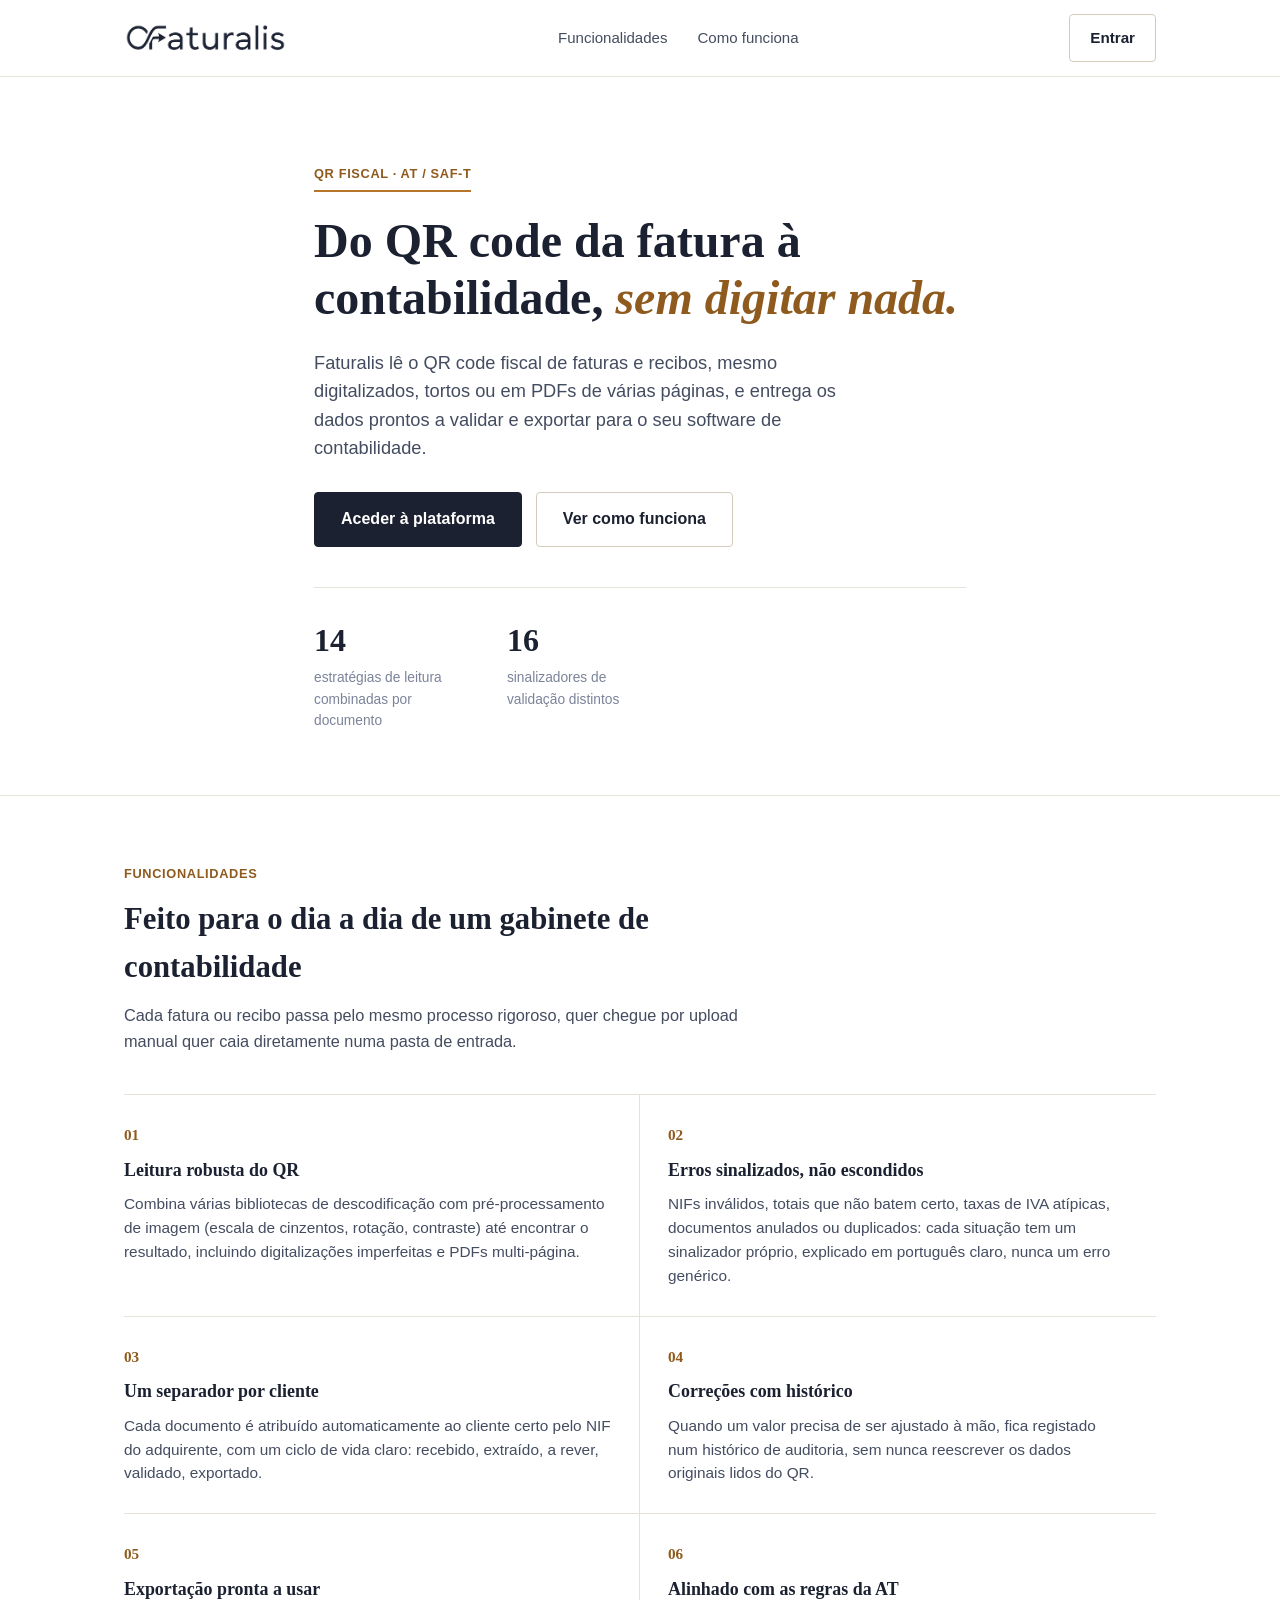
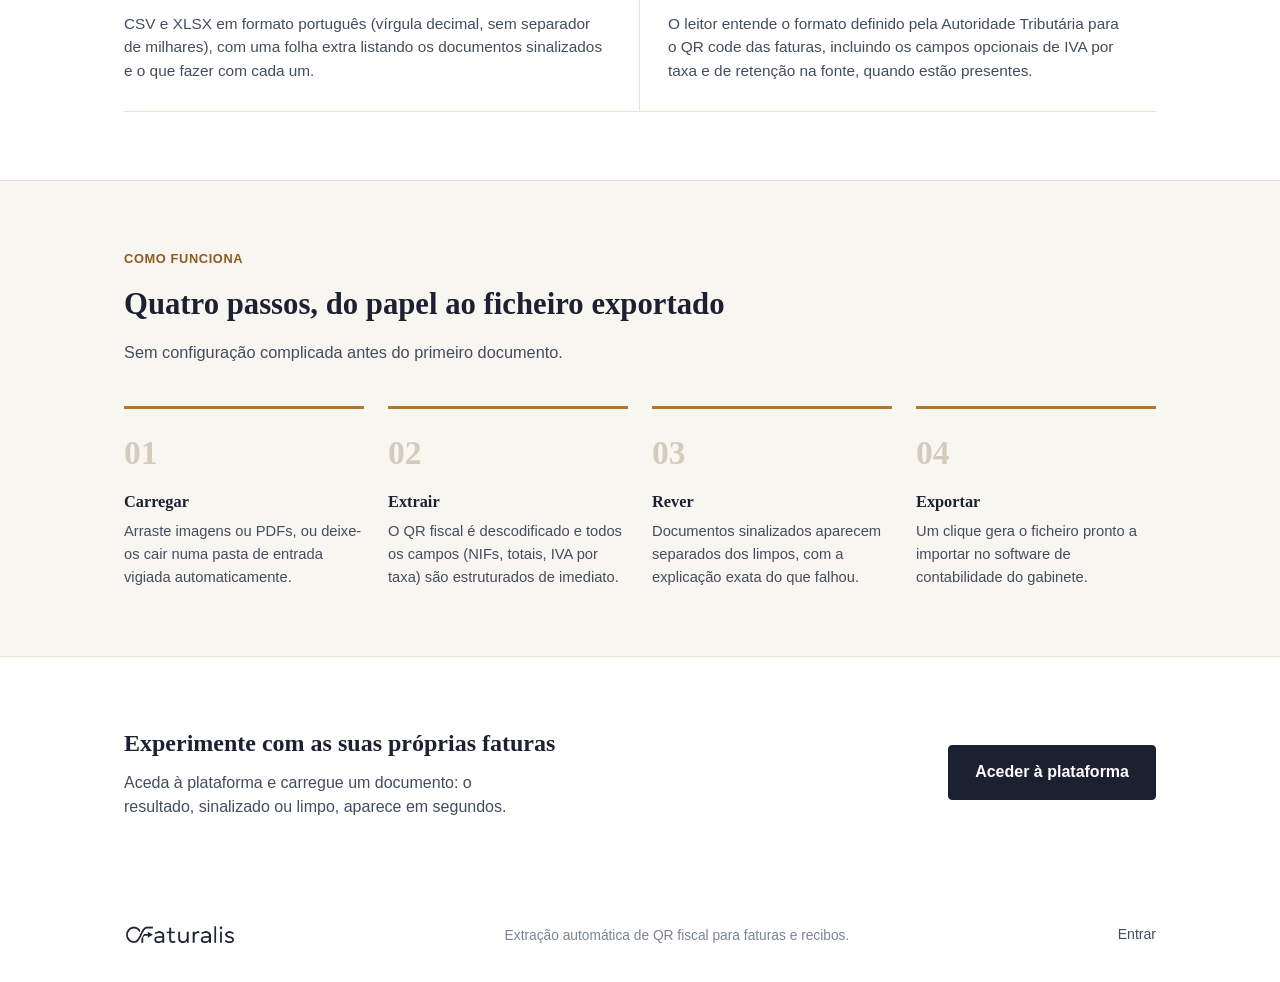
<file: website/index.html>
<!doctype html>
<html lang="pt-PT">
  <head>
    <meta charset="UTF-8" />
    <link rel="icon" type="image/png" sizes="32x32" href="assets/favicon-32.png" />
    <link rel="icon" type="image/png" sizes="192x192" href="assets/favicon-192.png" />
    <link rel="apple-touch-icon" href="assets/favicon-192.png" />
    <meta name="viewport" content="width=device-width, initial-scale=1.0" />
    <meta name="theme-color" content="#1b2130" />
    <meta
      name="description"
      content="Faturalis: extração automática de QR codes fiscais (AT/SAF-T) de faturas e recibos, com deteção de erros, fluxo por cliente e exportação para o software de contabilidade."
    />
    <title>Faturalis</title>
    <link rel="stylesheet" href="assets/styles.css" />
  </head>
  <body>
    <header class="nav">
      <div class="wrap nav-inner">
        <a class="brand" href="index.html">
          <img src="assets/brand.png" alt="Faturalis" />
        </a>
        <nav class="nav-links">
          <a href="#funcionalidades">Funcionalidades</a>
          <a href="#como-funciona">Como funciona</a>
        </nav>
        <div class="nav-cta">
          <a href="login.html" class="btn">Entrar</a>
          <button class="nav-toggle" aria-label="Abrir menu">
            <span></span><span></span><span></span>
          </button>
        </div>
      </div>
    </header>

    <main>
      <section class="hero">
        <div class="wrap hero-inner">
          <span class="eyebrow">QR fiscal · AT / SAF-T</span>
          <h1 class="display">
            Do QR code da fatura à contabilidade,
            <span class="accent-text">sem digitar nada.</span>
          </h1>
          <p class="lede">
            Faturalis lê o QR code fiscal de faturas e recibos, mesmo digitalizados, tortos ou
            em PDFs de várias páginas, e entrega os dados prontos a validar e exportar para o
            seu software de contabilidade.
          </p>
          <div class="hero-actions">
            <a href="login.html" class="btn btn-primary btn-lg">Aceder à plataforma</a>
            <a href="#como-funciona" class="btn btn-lg">Ver como funciona</a>
          </div>
          <div class="hero-stats">
            <div>
              <div class="hero-stat-value">14</div>
              <div class="hero-stat-label">estratégias de leitura combinadas por documento</div>
            </div>
            <div>
              <div class="hero-stat-value">16</div>
              <div class="hero-stat-label">sinalizadores de validação distintos</div>
            </div>
          </div>
        </div>
      </section>

      <section class="section" id="funcionalidades">
        <div class="wrap">
          <div class="section-head">
            <span class="section-tag">Funcionalidades</span>
            <h2 class="section-title">Feito para o dia a dia de um gabinete de contabilidade</h2>
            <p class="section-desc">
              Cada fatura ou recibo passa pelo mesmo processo rigoroso, quer chegue por upload
              manual quer caia diretamente numa pasta de entrada.
            </p>
          </div>

          <div class="feature-list">
            <div class="feature-item">
              <div class="feature-mark">01</div>
              <h3 class="feature-title">Leitura robusta do QR</h3>
              <p class="feature-body">
                Combina várias bibliotecas de descodificação com pré-processamento de imagem
                (escala de cinzentos, rotação, contraste) até encontrar o resultado, incluindo
                digitalizações imperfeitas e PDFs multi-página.
              </p>
            </div>
            <div class="feature-item">
              <div class="feature-mark">02</div>
              <h3 class="feature-title">Erros sinalizados, não escondidos</h3>
              <p class="feature-body">
                NIFs inválidos, totais que não batem certo, taxas de IVA atípicas, documentos
                anulados ou duplicados: cada situação tem um sinalizador próprio, explicado em
                português claro, nunca um erro genérico.
              </p>
            </div>
            <div class="feature-item">
              <div class="feature-mark">03</div>
              <h3 class="feature-title">Um separador por cliente</h3>
              <p class="feature-body">
                Cada documento é atribuído automaticamente ao cliente certo pelo NIF do
                adquirente, com um ciclo de vida claro: recebido, extraído, a rever, validado,
                exportado.
              </p>
            </div>
            <div class="feature-item">
              <div class="feature-mark">04</div>
              <h3 class="feature-title">Correções com histórico</h3>
              <p class="feature-body">
                Quando um valor precisa de ser ajustado à mão, fica registado num histórico de
                auditoria, sem nunca reescrever os dados originais lidos do QR.
              </p>
            </div>
            <div class="feature-item">
              <div class="feature-mark">05</div>
              <h3 class="feature-title">Exportação pronta a usar</h3>
              <p class="feature-body">
                CSV e XLSX em formato português (vírgula decimal, sem separador de milhares),
                com uma folha extra listando os documentos sinalizados e o que fazer com cada um.
              </p>
            </div>
            <div class="feature-item">
              <div class="feature-mark">06</div>
              <h3 class="feature-title">Alinhado com as regras da AT</h3>
              <p class="feature-body">
                O leitor entende o formato definido pela Autoridade Tributária para o QR code
                das faturas, incluindo os campos opcionais de IVA por taxa e de retenção na
                fonte, quando estão presentes.
              </p>
            </div>
          </div>
        </div>
      </section>

      <section class="section section-alt" id="como-funciona">
        <div class="wrap">
          <div class="section-head">
            <span class="section-tag">Como funciona</span>
            <h2 class="section-title">Quatro passos, do papel ao ficheiro exportado</h2>
            <p class="section-desc">
              Sem configuração complicada antes do primeiro documento.
            </p>
          </div>

          <div class="timeline">
            <div class="timeline-step">
              <div class="timeline-number">01</div>
              <h3 class="timeline-title">Carregar</h3>
              <p class="timeline-body">
                Arraste imagens ou PDFs, ou deixe-os cair numa pasta de entrada vigiada
                automaticamente.
              </p>
            </div>
            <div class="timeline-step">
              <div class="timeline-number">02</div>
              <h3 class="timeline-title">Extrair</h3>
              <p class="timeline-body">
                O QR fiscal é descodificado e todos os campos (NIFs, totais, IVA por taxa) são
                estruturados de imediato.
              </p>
            </div>
            <div class="timeline-step">
              <div class="timeline-number">03</div>
              <h3 class="timeline-title">Rever</h3>
              <p class="timeline-body">
                Documentos sinalizados aparecem separados dos limpos, com a explicação exata do
                que falhou.
              </p>
            </div>
            <div class="timeline-step">
              <div class="timeline-number">04</div>
              <h3 class="timeline-title">Exportar</h3>
              <p class="timeline-body">
                Um clique gera o ficheiro pronto a importar no software de contabilidade do
                gabinete.
              </p>
            </div>
          </div>
        </div>
      </section>

      <section class="section" style="border-bottom: none">
        <div class="wrap cta-row">
          <div>
            <h2 class="cta-title">Experimente com as suas próprias faturas</h2>
            <p class="cta-desc">
              Aceda à plataforma e carregue um documento: o resultado, sinalizado ou limpo,
              aparece em segundos.
            </p>
          </div>
          <a href="login.html" class="btn btn-primary btn-lg">Aceder à plataforma</a>
        </div>
      </section>
    </main>

    <footer class="footer">
      <div class="wrap footer-inner">
        <div class="footer-brand">
          <img src="assets/brand.png" alt="Faturalis" />
        </div>
        <p class="footer-note">Extração automática de QR fiscal para faturas e recibos.</p>
        <div class="footer-links">
          <a href="login.html">Entrar</a>
        </div>
      </div>
    </footer>

    <script src="assets/site.js"></script>
  </body>
</html>
</file>
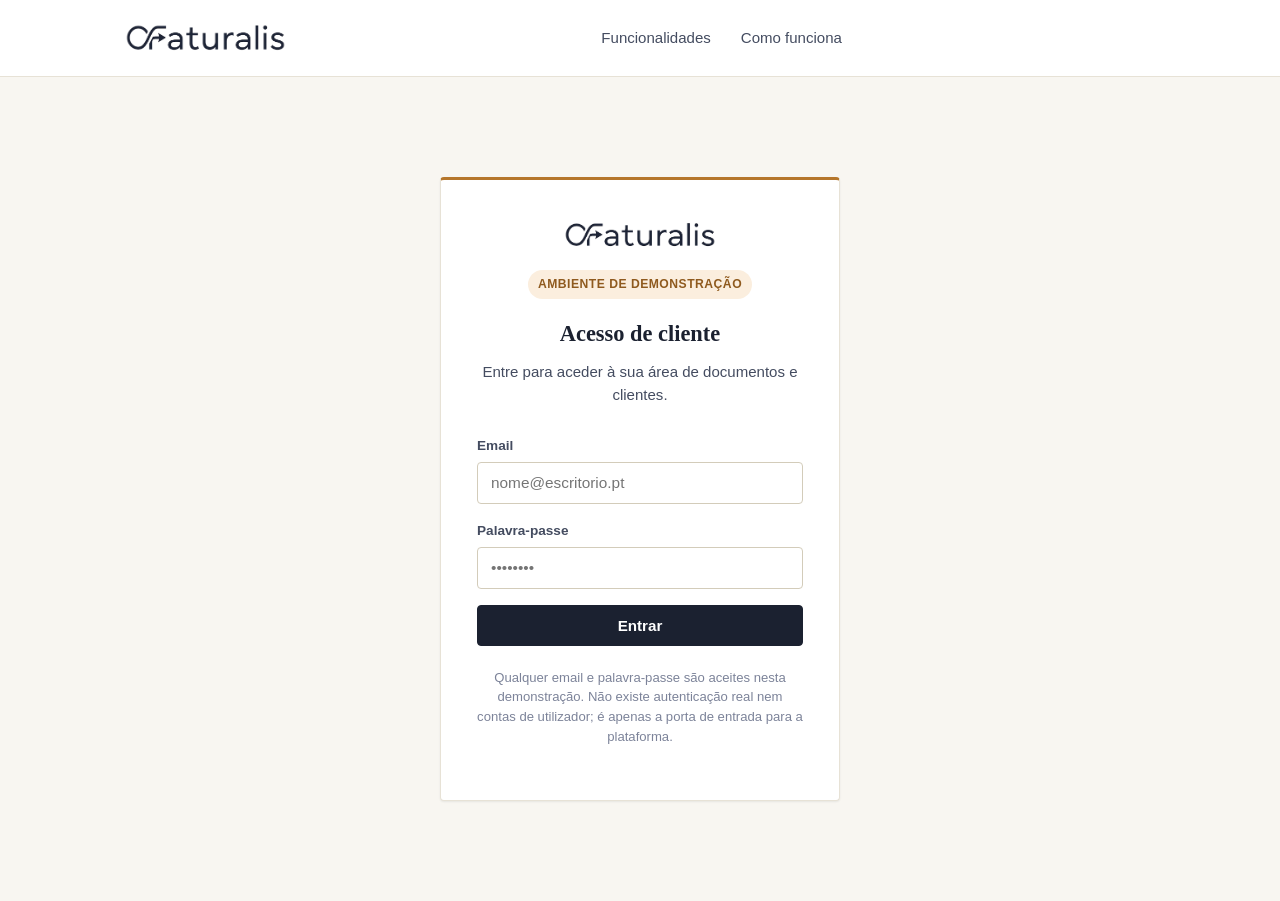
<file: website/login.html>
<!doctype html>
<html lang="pt-PT">
  <head>
    <meta charset="UTF-8" />
    <link rel="icon" type="image/png" sizes="32x32" href="assets/favicon-32.png" />
    <link rel="icon" type="image/png" sizes="192x192" href="assets/favicon-192.png" />
    <link rel="apple-touch-icon" href="assets/favicon-192.png" />
    <meta name="viewport" content="width=device-width, initial-scale=1.0" />
    <meta name="theme-color" content="#1b2130" />
    <title>Faturalis</title>
    <link rel="stylesheet" href="assets/styles.css" />
  </head>
  <body>
    <header class="nav">
      <div class="wrap nav-inner">
        <a class="brand" href="index.html">
          <img src="assets/brand.png" alt="Faturalis" />
        </a>
        <nav class="nav-links">
          <a href="index.html#funcionalidades">Funcionalidades</a>
          <a href="index.html#como-funciona">Como funciona</a>
        </nav>
        <div class="nav-cta">
          <button class="nav-toggle" aria-label="Abrir menu">
            <span></span><span></span><span></span>
          </button>
        </div>
      </div>
    </header>

    <main class="auth-shell">
      <div class="auth-card">
        <img class="auth-brand" src="assets/brand.png" alt="Faturalis" />
        <span class="auth-demo-badge">Ambiente de demonstração</span>
        <h1 class="auth-title">Acesso de cliente</h1>
        <p class="auth-desc">Entre para aceder à sua área de documentos e clientes.</p>

        <form id="login-form">
          <div class="form-field">
            <label for="login-email">Email</label>
            <input id="login-email" type="email" placeholder="nome@escritorio.pt" required autocomplete="username" />
          </div>
          <div class="form-field">
            <label for="login-password">Palavra-passe</label>
            <input id="login-password" type="password" placeholder="••••••••" required autocomplete="current-password" />
          </div>
          <p id="login-status" class="form-status form-status-info"></p>
          <button id="login-submit" type="submit" class="btn btn-primary">Entrar</button>
        </form>

        <p class="auth-footnote">
          Qualquer email e palavra-passe são aceites nesta demonstração. Não existe autenticação
          real nem contas de utilizador; é apenas a porta de entrada para a plataforma.
        </p>
      </div>
    </main>

    <script src="assets/config.js"></script>
    <script src="assets/login.js"></script>
    <script src="assets/site.js"></script>
  </body>
</html>
</file>
<file: website/assets/styles.css>
:root {
  color-scheme: light;

  /* Ink sampled from the Faturalis mark itself, not borrowed from elsewhere. */
  --ink: #1b2130;
  --ink-soft: #444c60;
  --ink-faint: #7c8399;

  --paper: #ffffff;
  --paper-dim: #f8f6f1;
  --paper-warm: #f1ece1;

  --line: #e7e2d6;
  --line-strong: #d3ccba;

  --accent: #b5762b;
  --accent-dark: #8f5a1e;
  --accent-bg: #fbeede;

  --danger: #a4402c;

  --font-display: Georgia, "Iowan Old Style", "Palatino Linotype", "Book Antiqua", serif;
  --font-sans: -apple-system, "Segoe UI", "Helvetica Neue", Arial, sans-serif;

  --shadow-sm: 0 1px 2px rgba(27, 33, 48, 0.08);
  --radius: 4px;
}

* {
  box-sizing: border-box;
}

html {
  scroll-behavior: smooth;
}

body {
  margin: 0;
  background: var(--paper);
  color: var(--ink);
  font-family: var(--font-sans);
  line-height: 1.55;
  -webkit-font-smoothing: antialiased;
}

img {
  max-width: 100%;
  display: block;
}

a {
  color: inherit;
}

.wrap {
  max-width: 1080px;
  margin: 0 auto;
  padding: 0 24px;
}

/* Nav */

.nav {
  position: sticky;
  top: 0;
  z-index: 40;
  background: rgba(255, 255, 255, 0.94);
  backdrop-filter: blur(6px);
  border-bottom: 1px solid var(--line);
}

.nav-inner {
  display: flex;
  align-items: center;
  justify-content: space-between;
  height: 76px;
}

.brand {
  display: flex;
  align-items: center;
  text-decoration: none;
}

.brand img {
  height: 32px;
  width: auto;
}

.nav-links {
  display: flex;
  align-items: center;
  gap: 30px;
}

.nav-links a {
  text-decoration: none;
  color: var(--ink-soft);
  font-size: 0.94rem;
}

.nav-links a:hover {
  color: var(--ink);
}

.nav-cta {
  display: flex;
  align-items: center;
  gap: 12px;
}

.nav-toggle {
  display: none;
  background: none;
  border: none;
  cursor: pointer;
  padding: 6px;
}

.nav-toggle span {
  display: block;
  width: 22px;
  height: 2px;
  background: var(--ink);
  margin: 5px 0;
}

/* Buttons */

.btn {
  display: inline-flex;
  align-items: center;
  justify-content: center;
  gap: 8px;
  padding: 11px 20px;
  border-radius: var(--radius);
  border: 1px solid var(--line-strong);
  background: transparent;
  color: var(--ink);
  font-family: var(--font-sans);
  font-weight: 600;
  font-size: 0.95rem;
  text-decoration: none;
  cursor: pointer;
  transition: background 0.15s ease, border-color 0.15s ease, color 0.15s ease;
}

.btn:hover {
  border-color: var(--ink);
}

.btn-primary {
  background: var(--ink);
  border-color: var(--ink);
  color: #fff;
}

.btn-primary:hover {
  background: var(--accent-dark);
  border-color: var(--accent-dark);
}

.btn-lg {
  padding: 14px 26px;
  font-size: 1rem;
}

.btn:disabled {
  opacity: 0.6;
  cursor: default;
}

/* Hero */

.hero {
  padding: 84px 0 64px;
  border-bottom: 1px solid var(--line);
}

.hero-inner {
  max-width: 700px;
}

.eyebrow {
  display: inline-block;
  font-size: 0.8rem;
  font-weight: 700;
  letter-spacing: 0.05em;
  text-transform: uppercase;
  color: var(--accent-dark);
  margin-bottom: 20px;
  padding-bottom: 6px;
  border-bottom: 2px solid var(--accent);
}

.display {
  font-family: var(--font-display);
  font-weight: 700;
  font-size: clamp(2.1rem, 4vw, 3rem);
  line-height: 1.2;
  margin: 0 0 22px;
  color: var(--ink);
}

.accent-text {
  color: var(--accent-dark);
  font-style: italic;
}

.lede {
  font-size: 1.14rem;
  color: var(--ink-soft);
  max-width: 52ch;
  margin: 0 0 30px;
}

.hero-actions {
  display: flex;
  gap: 14px;
  flex-wrap: wrap;
  margin-bottom: 40px;
}

.hero-stats {
  display: flex;
  gap: 40px;
  flex-wrap: wrap;
  padding-top: 28px;
  border-top: 1px solid var(--line);
}

.hero-stat-value {
  font-family: var(--font-display);
  font-size: 2rem;
  font-weight: 700;
  color: var(--ink);
}

.hero-stat-label {
  font-size: 0.86rem;
  color: var(--ink-faint);
  margin-top: 2px;
  max-width: 20ch;
}

/* Sections */

.section {
  padding: 68px 0;
  border-bottom: 1px solid var(--line);
}

.section-alt {
  background: var(--paper-dim);
}

.section-head {
  max-width: 620px;
  margin-bottom: 40px;
}

.section-tag {
  display: block;
  font-size: 0.8rem;
  font-weight: 700;
  letter-spacing: 0.05em;
  text-transform: uppercase;
  color: var(--accent-dark);
  margin-bottom: 12px;
}

.section-title {
  font-family: var(--font-display);
  font-weight: 700;
  font-size: clamp(1.55rem, 2.4vw, 2rem);
  margin: 0 0 12px;
  color: var(--ink);
}

.section-desc {
  color: var(--ink-soft);
  font-size: 1.02rem;
  margin: 0;
}

/* Feature list (rows, not cards) */

.feature-list {
  display: grid;
  grid-template-columns: repeat(2, 1fr);
  gap: 0;
  border-top: 1px solid var(--line);
}

.feature-item {
  padding: 28px 28px 28px 0;
  border-bottom: 1px solid var(--line);
}

.feature-item:nth-child(odd) {
  border-right: 1px solid var(--line);
  padding-right: 28px;
}

.feature-item:nth-child(even) {
  padding-left: 28px;
}

.feature-mark {
  font-family: var(--font-display);
  font-weight: 700;
  font-size: 0.95rem;
  color: var(--accent-dark);
  margin-bottom: 10px;
}

.feature-title {
  font-family: var(--font-display);
  font-size: 1.12rem;
  font-weight: 700;
  margin: 0 0 8px;
  color: var(--ink);
}

.feature-body {
  color: var(--ink-soft);
  font-size: 0.96rem;
  margin: 0;
}

/* How it works: numbered timeline */

.timeline {
  display: grid;
  grid-template-columns: repeat(4, 1fr);
  gap: 24px;
}

.timeline-step {
  padding-top: 18px;
  border-top: 3px solid var(--accent);
}

.timeline-number {
  font-family: var(--font-display);
  font-size: 2.1rem;
  font-weight: 700;
  color: var(--line-strong);
  margin-bottom: 10px;
}

.timeline-title {
  font-family: var(--font-display);
  font-size: 1.02rem;
  font-weight: 700;
  margin: 0 0 6px;
  color: var(--ink);
}

.timeline-body {
  color: var(--ink-soft);
  font-size: 0.92rem;
  margin: 0;
}

/* Callout (local-data panel) */

.callout {
  border-left: 4px solid var(--accent);
  background: var(--paper-dim);
  padding: 36px 40px;
}

.callout .section-title {
  margin-top: 0;
}

/* CTA */

.cta-row {
  display: flex;
  align-items: center;
  justify-content: space-between;
  gap: 24px;
  flex-wrap: wrap;
}

.cta-title {
  font-family: var(--font-display);
  font-weight: 700;
  font-size: 1.5rem;
  margin: 0 0 8px;
  color: var(--ink);
}

.cta-desc {
  color: var(--ink-soft);
  margin: 0;
  max-width: 46ch;
}

/* Footer */

.footer {
  padding: 36px 0;
}

.footer-inner {
  display: flex;
  align-items: center;
  justify-content: space-between;
  flex-wrap: wrap;
  gap: 16px;
}

.footer-brand {
  display: flex;
  align-items: center;
}

.footer-brand img {
  height: 22px;
}

.footer-note {
  color: var(--ink-faint);
  font-size: 0.86rem;
  margin: 0;
}

.footer-links {
  display: flex;
  gap: 20px;
  font-size: 0.88rem;
  color: var(--ink-soft);
}

.footer-links a {
  text-decoration: none;
}

.footer-links a:hover {
  color: var(--ink);
}

/* Auth / login */

.auth-shell {
  min-height: calc(100vh - 76px);
  display: flex;
  align-items: center;
  justify-content: center;
  background: var(--paper-dim);
  padding: 40px 20px;
}

.auth-card {
  width: 100%;
  max-width: 400px;
  background: var(--paper);
  border: 1px solid var(--line);
  border-top: 3px solid var(--accent);
  border-radius: var(--radius);
  box-shadow: var(--shadow-sm);
  padding: 40px 36px;
  text-align: center;
}

.auth-card img {
  height: 30px;
  margin: 0 auto 20px;
}

.auth-title {
  font-family: var(--font-display);
  font-weight: 700;
  font-size: 1.4rem;
  margin: 0 0 8px;
  color: var(--ink);
}

.auth-desc {
  color: var(--ink-soft);
  font-size: 0.94rem;
  margin: 0 0 28px;
}

.form-field {
  text-align: left;
  margin-bottom: 16px;
}

.form-field label {
  display: block;
  font-size: 0.85rem;
  font-weight: 600;
  color: var(--ink-soft);
  margin-bottom: 6px;
}

.form-field input {
  width: 100%;
  padding: 11px 13px;
  border-radius: var(--radius);
  border: 1px solid var(--line-strong);
  font-size: 0.96rem;
  font-family: var(--font-sans);
  color: var(--ink);
  background: var(--paper);
}

.form-field input:focus {
  outline: 2px solid var(--accent);
  outline-offset: 1px;
  border-color: var(--accent-dark);
}

.auth-card .btn {
  width: 100%;
  margin-top: 6px;
}

.form-status {
  font-size: 0.86rem;
  margin: -6px 0 14px;
}

.form-status-error {
  color: var(--danger);
}

.form-status-info {
  color: var(--ink-faint);
}

.auth-footnote {
  margin-top: 22px;
  font-size: 0.82rem;
  color: var(--ink-faint);
  line-height: 1.5;
}

.auth-demo-badge {
  display: inline-block;
  font-size: 0.76rem;
  font-weight: 700;
  letter-spacing: 0.04em;
  text-transform: uppercase;
  color: var(--accent-dark);
  background: var(--accent-bg);
  padding: 5px 10px;
  border-radius: 999px;
  margin-bottom: 18px;
}

/* Responsive */

@media (max-width: 860px) {
  .timeline {
    grid-template-columns: repeat(2, 1fr);
  }

  .feature-list {
    grid-template-columns: 1fr;
  }

  .feature-item:nth-child(odd) {
    border-right: none;
    padding-right: 0;
  }

  .feature-item:nth-child(even) {
    padding-left: 0;
  }

  .nav-links,
  .nav-cta .btn:not(.btn-primary) {
    display: none;
  }

  .nav-toggle {
    display: block;
  }

  body.nav-open .nav-links {
    display: flex;
    position: absolute;
    top: 76px;
    left: 0;
    right: 0;
    background: var(--paper);
    border-bottom: 1px solid var(--line);
    flex-direction: column;
    align-items: flex-start;
    padding: 20px 24px;
    gap: 16px;
  }

  .cta-row {
    flex-direction: column;
    text-align: center;
  }

  .callout {
    padding: 28px 24px;
  }
}

@media (max-width: 560px) {
  .timeline {
    grid-template-columns: 1fr;
  }
}
</file>
